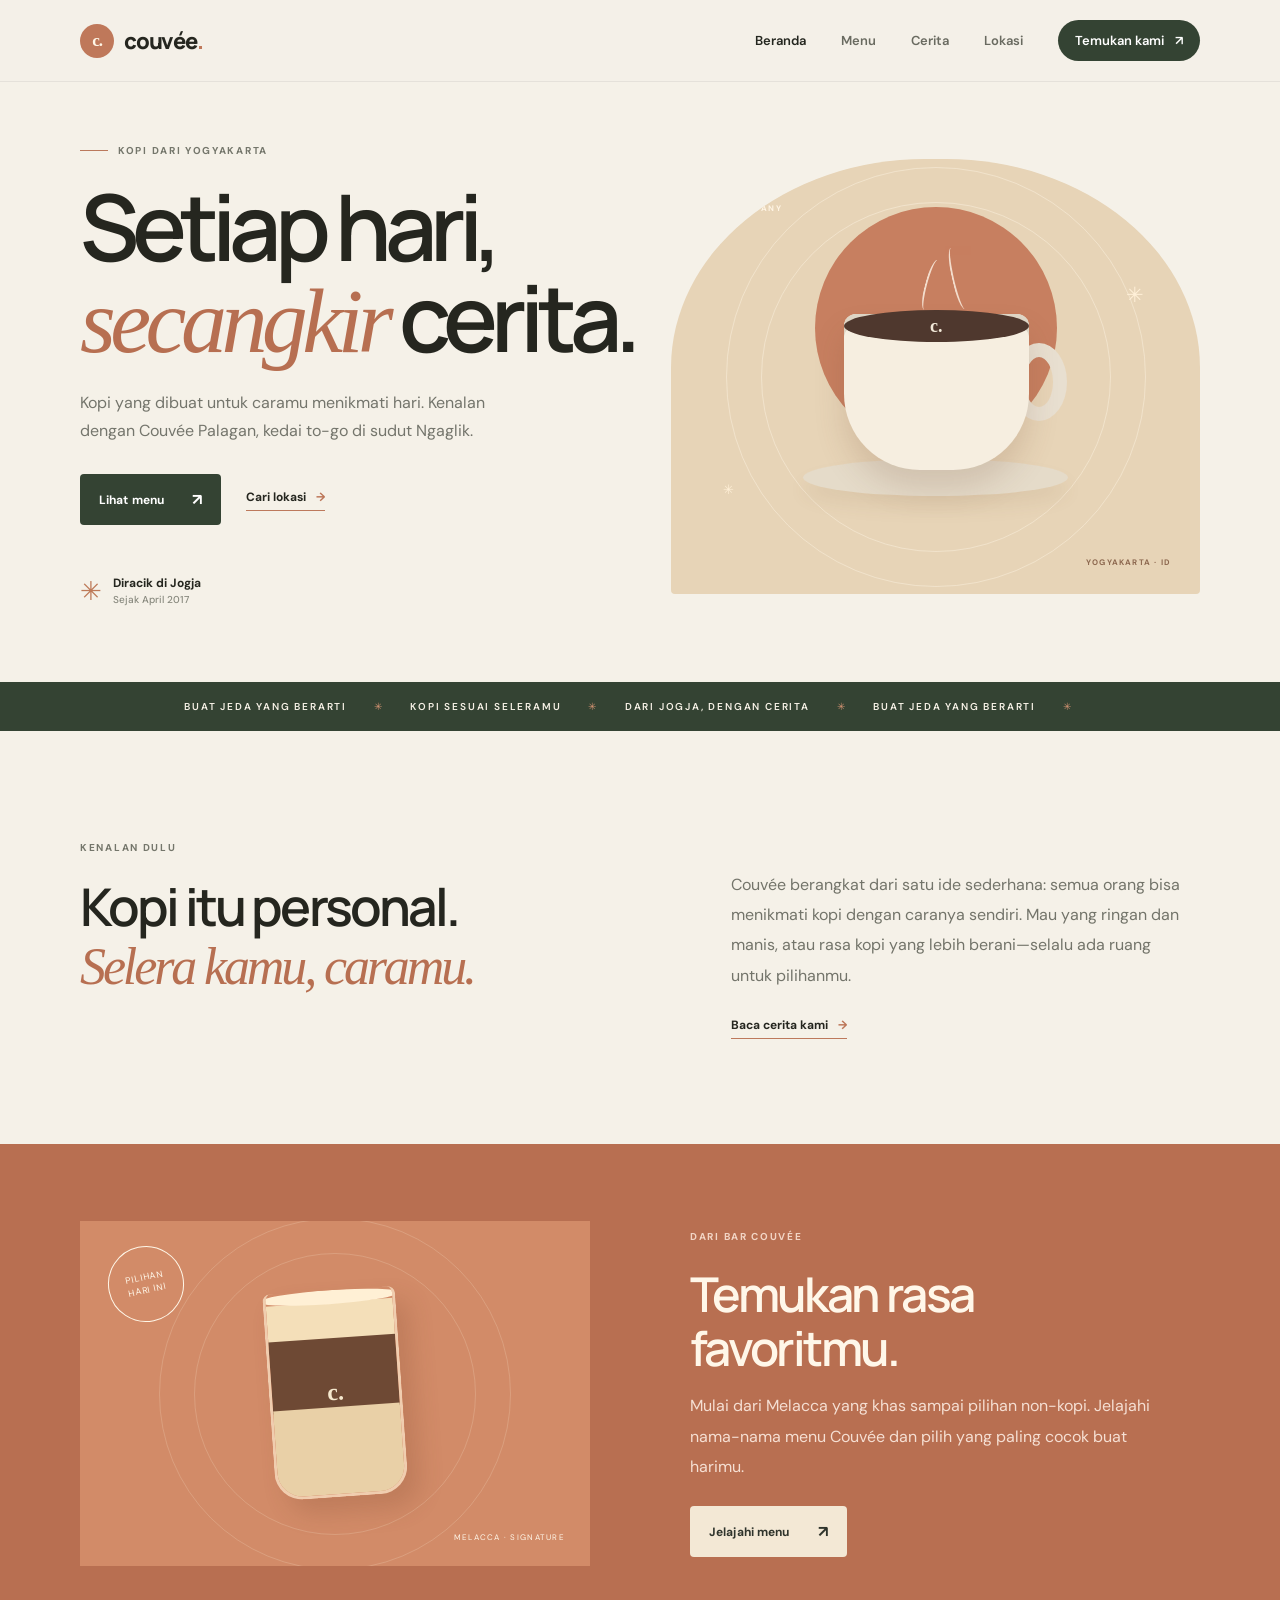
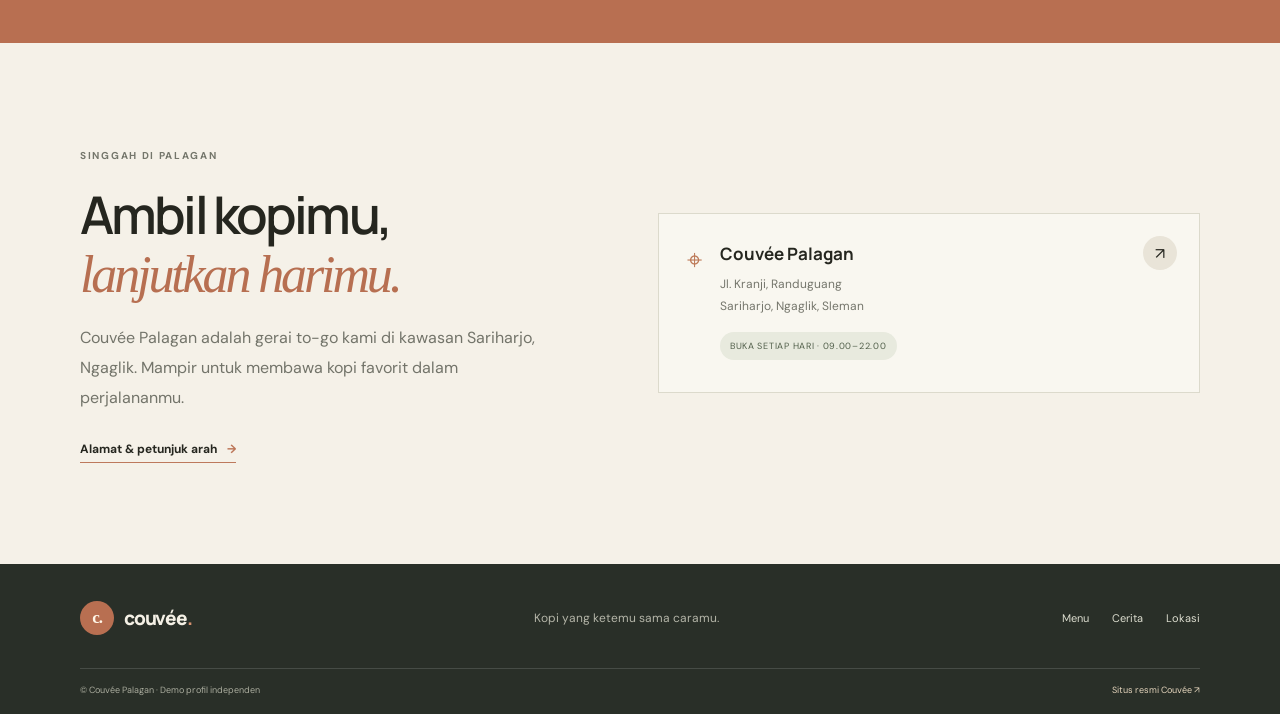
<file: index.html>
<!doctype html>
<html lang="id">
<head>
<meta charset="utf-8"><meta name="viewport" content="width=device-width,initial-scale=1"><meta name="theme-color" content="#f5f1e8">
<title>Couvée Palagan — kopi untuk ritmemu</title><meta name="description" content="Kenali Couvée Palagan, coffee to-go di Ngaglik, Sleman. Lihat menu pilihan, cerita, alamat, dan petunjuk arah.">
<link rel="preconnect" href="https://fonts.googleapis.com"><link rel="preconnect" href="https://fonts.gstatic.com" crossorigin><link href="https://fonts.googleapis.com/css2?family=DM+Sans:wght@400;500;600;700&family=Manrope:wght@400;500;600;700;800&display=swap" rel="stylesheet"><link rel="stylesheet" href="style.css"><script src="script.js" defer></script>
</head><body>
<header class="site-header"><a class="brand" href="index.html" aria-label="Couvée beranda"><span class="brand-mark">c.</span><span>couvée<span class="brand-dot">.</span></span></a><button class="nav-toggle" aria-label="Buka menu" aria-expanded="false">☰</button><nav class="nav"><a class="active" href="index.html">Beranda</a><a href="menu.html">Menu</a><a href="cerita.html">Cerita</a><a href="lokasi.html">Lokasi</a><a class="nav-cta" href="lokasi.html">Temukan kami <span>↗</span></a></nav></header>
<main><section class="hero wrap"><div class="hero-copy"><p class="eyebrow"><span class="eyebrow-line"></span> KOPI DARI YOGYAKARTA</p><h1>Setiap hari,<br><em>secangkir</em> cerita.</h1><p class="lead">Kopi yang dibuat untuk caramu menikmati hari. Kenalan dengan Couvée Palagan, kedai to-go di sudut Ngaglik.</p><div class="hero-actions"><a class="button button-dark" href="menu.html">Lihat menu <span>↗</span></a><a class="text-link" href="lokasi.html">Cari lokasi <span>→</span></a></div><div class="hero-note"><span class="note-icon">✳</span><span>Diracik di Jogja<br><small>Sejak April 2017</small></span></div></div><div class="hero-art" aria-label="Ilustrasi secangkir kopi" role="img"><div class="art-sun"></div><div class="art-orbit orbit-one"></div><div class="art-orbit orbit-two"></div><div class="steam steam-one"></div><div class="steam steam-two"></div><div class="cup"><div class="cup-foam"><span>c.</span></div></div><div class="cup-handle"></div><div class="saucer"></div><span class="art-label label-top">GOOD COFFEE<br>GOOD COMPANY</span><span class="art-label label-bottom">YOGYAKARTA · ID</span><span class="art-spark spark-one">✳</span><span class="art-spark spark-two">✳</span></div></section>
<section class="ticker"><div>BUAT JEDA YANG BERARTI <span>✳</span> KOPI SESUAI SELERAMU <span>✳</span> DARI JOGJA, DENGAN CERITA <span>✳</span> BUAT JEDA YANG BERARTI <span>✳</span></div></section>
<section class="intro-section wrap"><div><p class="eyebrow">KENALAN DULU</p><h2>Kopi itu personal.<br><em>Selera kamu, caramu.</em></h2></div><div class="intro-text"><p>Couvée berangkat dari satu ide sederhana: semua orang bisa menikmati kopi dengan caranya sendiri. Mau yang ringan dan manis, atau rasa kopi yang lebih berani—selalu ada ruang untuk pilihanmu.</p><a class="text-link" href="cerita.html">Baca cerita kami <span>→</span></a></div></section>
<section class="menu-feature"><div class="wrap feature-grid"><div class="feature-visual"><div class="feature-stamp">PILIHAN<br>HARI INI</div><div class="glass"><div class="drink-layer layer-cream"></div><div class="drink-layer layer-coffee"></div><div class="drink-layer layer-milk"></div><div class="glass-logo">c.</div></div><span class="visual-caption">MELACCA · SIGNATURE</span></div><div class="feature-copy"><p class="eyebrow">DARI BAR COUVÉE</p><h2>Temukan rasa<br>favoritmu.</h2><p>Mulai dari Melacca yang khas sampai pilihan non-kopi. Jelajahi nama-nama menu Couvée dan pilih yang paling cocok buat harimu.</p><a class="button button-light" href="menu.html">Jelajahi menu <span>↗</span></a></div></div></section>
<section class="visit wrap"><div class="visit-copy"><p class="eyebrow">SINGGAH DI PALAGAN</p><h2>Ambil kopimu,<br><em>lanjutkan harimu.</em></h2><p>Couvée Palagan adalah gerai to-go kami di kawasan Sariharjo, Ngaglik. Mampir untuk membawa kopi favorit dalam perjalananmu.</p><a class="text-link" href="lokasi.html">Alamat & petunjuk arah <span>→</span></a></div><div class="visit-card"><span class="location-pin">⌖</span><div><strong>Couvée Palagan</strong><p>Jl. Kranji, Randuguang<br>Sariharjo, Ngaglik, Sleman</p><span class="hours-tag">BUKA SETIAP HARI · 09.00–22.00</span></div><a class="round-arrow" href="lokasi.html" aria-label="Lihat lokasi">↗</a></div></section></main>
<footer class="site-footer"><div class="wrap footer-top"><a class="brand brand-footer" href="index.html"><span class="brand-mark">c.</span><span>couvée<span class="brand-dot">.</span></span></a><p>Kopi yang ketemu sama caramu.</p><nav><a href="menu.html">Menu</a><a href="cerita.html">Cerita</a><a href="lokasi.html">Lokasi</a></nav></div><div class="wrap footer-bottom"><span>© Couvée Palagan · Demo profil independen</span><a href="https://www.couvee.co.id/" target="_blank" rel="noreferrer">Situs resmi Couvée ↗</a></div></footer>
</body></html>
</file>
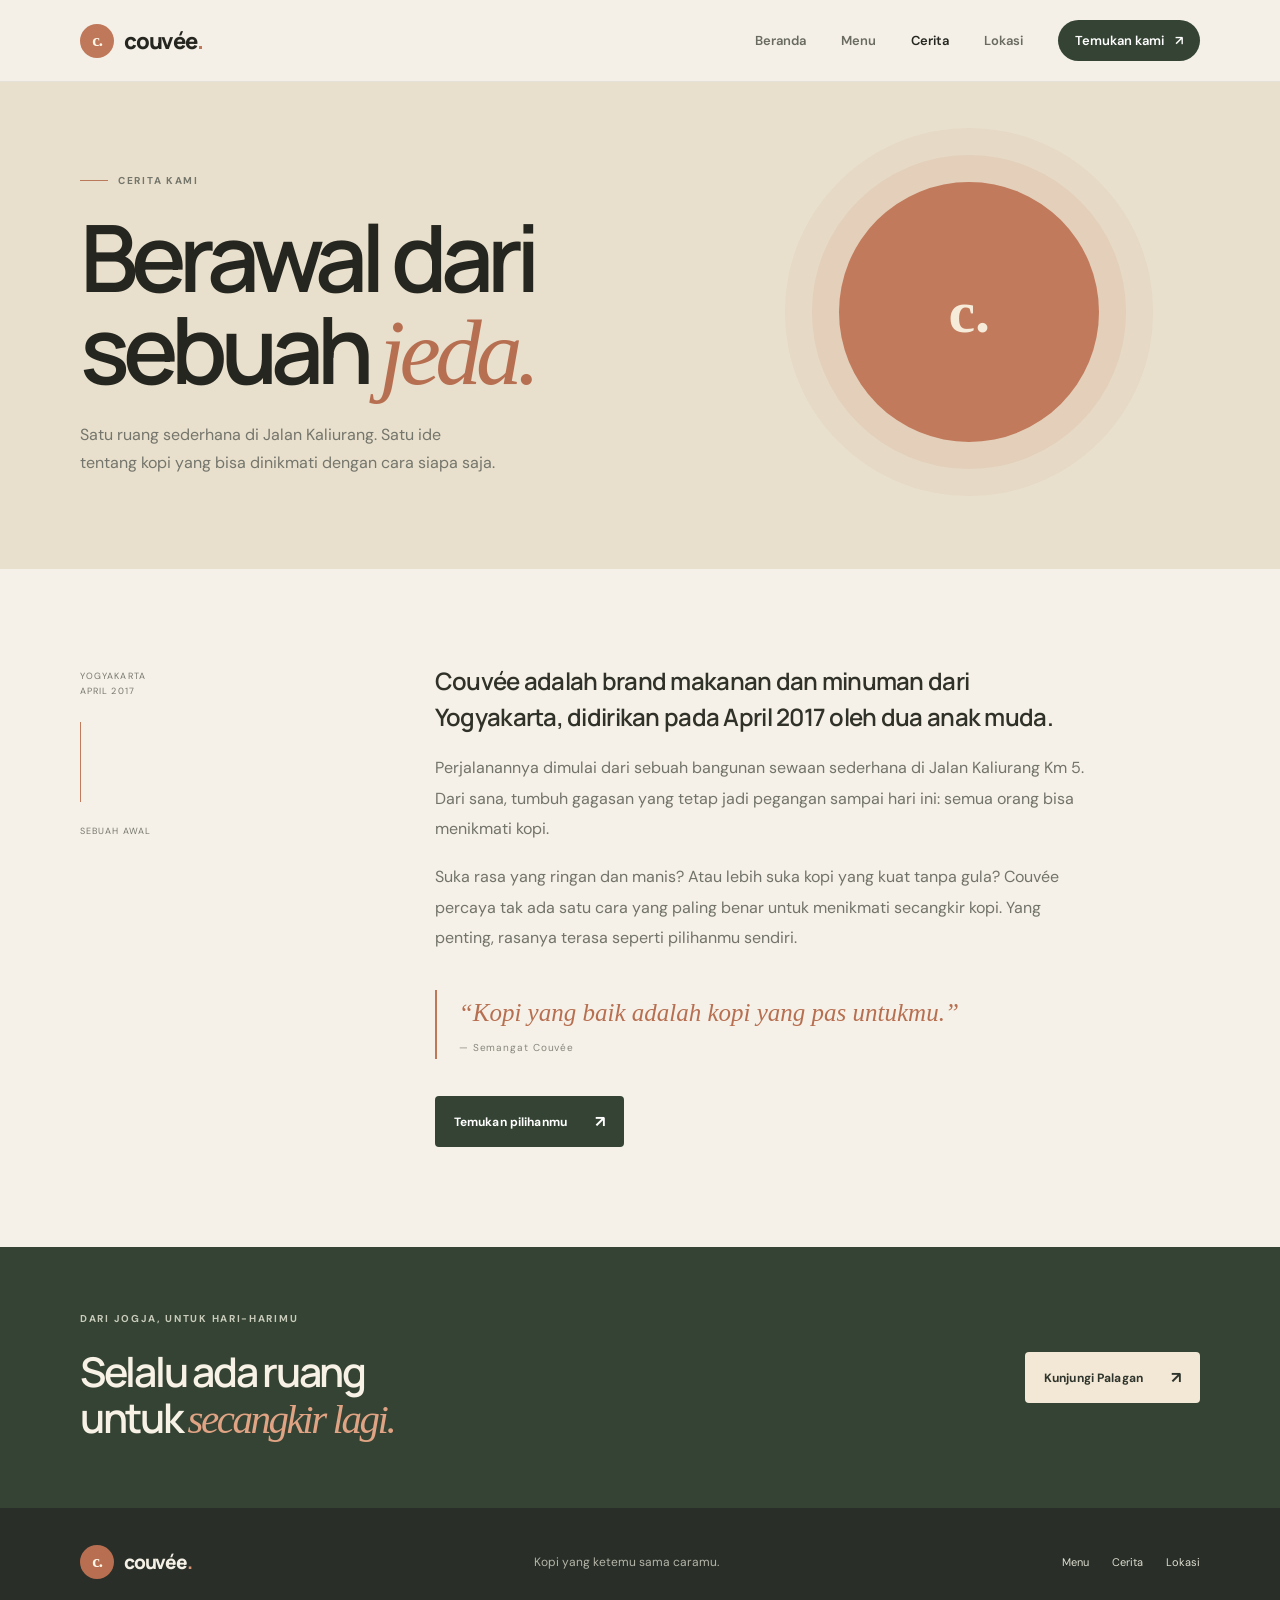
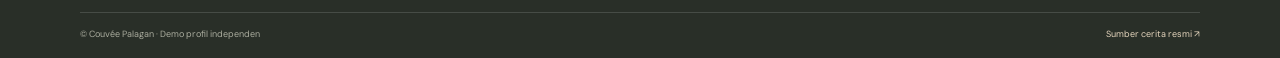
<file: cerita.html>
<!doctype html><html lang="id"><head><meta charset="utf-8"><meta name="viewport" content="width=device-width,initial-scale=1"><meta name="theme-color" content="#f5f1e8"><title>Cerita — Couvée Palagan</title><meta name="description" content="Cerita Couvée, brand minuman asal Yogyakarta yang percaya semua orang punya cara menikmati kopi."><link rel="preconnect" href="https://fonts.googleapis.com"><link href="https://fonts.googleapis.com/css2?family=DM+Sans:wght@400;500;600;700&family=Manrope:wght@400;500;600;700;800&display=swap" rel="stylesheet"><link rel="stylesheet" href="style.css"><script src="script.js" defer></script></head><body>
<header class="site-header"><a class="brand" href="index.html"><span class="brand-mark">c.</span><span>couvée<span class="brand-dot">.</span></span></a><button class="nav-toggle" aria-label="Buka menu" aria-expanded="false">☰</button><nav class="nav"><a href="index.html">Beranda</a><a href="menu.html">Menu</a><a class="active" href="cerita.html">Cerita</a><a href="lokasi.html">Lokasi</a><a class="nav-cta" href="lokasi.html">Temukan kami <span>↗</span></a></nav></header>
<main><section class="story-hero"><div class="wrap story-hero-inner"><p class="eyebrow"><span class="eyebrow-line"></span> CERITA KAMI</p><h1>Berawal dari<br>sebuah <em>jeda.</em></h1><p class="lead">Satu ruang sederhana di Jalan Kaliurang. Satu ide tentang kopi yang bisa dinikmati dengan cara siapa saja.</p><div class="story-sun">c.</div></div></section><section class="story-body wrap"><aside class="story-aside"><span>YOGYAKARTA<br>APRIL 2017</span><div class="vertical-line"></div><span>SEBUAH AWAL</span></aside><article class="story-copy"><p class="story-lead">Couvée adalah brand makanan dan minuman dari Yogyakarta, didirikan pada April 2017 oleh dua anak muda.</p><p>Perjalanannya dimulai dari sebuah bangunan sewaan sederhana di Jalan Kaliurang Km 5. Dari sana, tumbuh gagasan yang tetap jadi pegangan sampai hari ini: semua orang bisa menikmati kopi.</p><p>Suka rasa yang ringan dan manis? Atau lebih suka kopi yang kuat tanpa gula? Couvée percaya tak ada satu cara yang paling benar untuk menikmati secangkir kopi. Yang penting, rasanya terasa seperti pilihanmu sendiri.</p><blockquote>“Kopi yang baik adalah kopi yang pas untukmu.”<span>— Semangat Couvée</span></blockquote><a class="button button-dark" href="menu.html">Temukan pilihanmu <span>↗</span></a></article></section><section class="story-bottom"><div class="wrap story-bottom-inner"><div><p class="eyebrow">DARI JOGJA, UNTUK HARI-HARIMU</p><h2>Selalu ada ruang<br>untuk <em>secangkir lagi.</em></h2></div><a class="button button-light" href="lokasi.html">Kunjungi Palagan <span>↗</span></a></div></section></main>
<footer class="site-footer"><div class="wrap footer-top"><a class="brand brand-footer" href="index.html"><span class="brand-mark">c.</span><span>couvée<span class="brand-dot">.</span></span></a><p>Kopi yang ketemu sama caramu.</p><nav><a href="menu.html">Menu</a><a href="cerita.html">Cerita</a><a href="lokasi.html">Lokasi</a></nav></div><div class="wrap footer-bottom"><span>© Couvée Palagan · Demo profil independen</span><a href="https://www.couvee.co.id/story/" target="_blank" rel="noreferrer">Sumber cerita resmi ↗</a></div></footer></body></html>
</file>
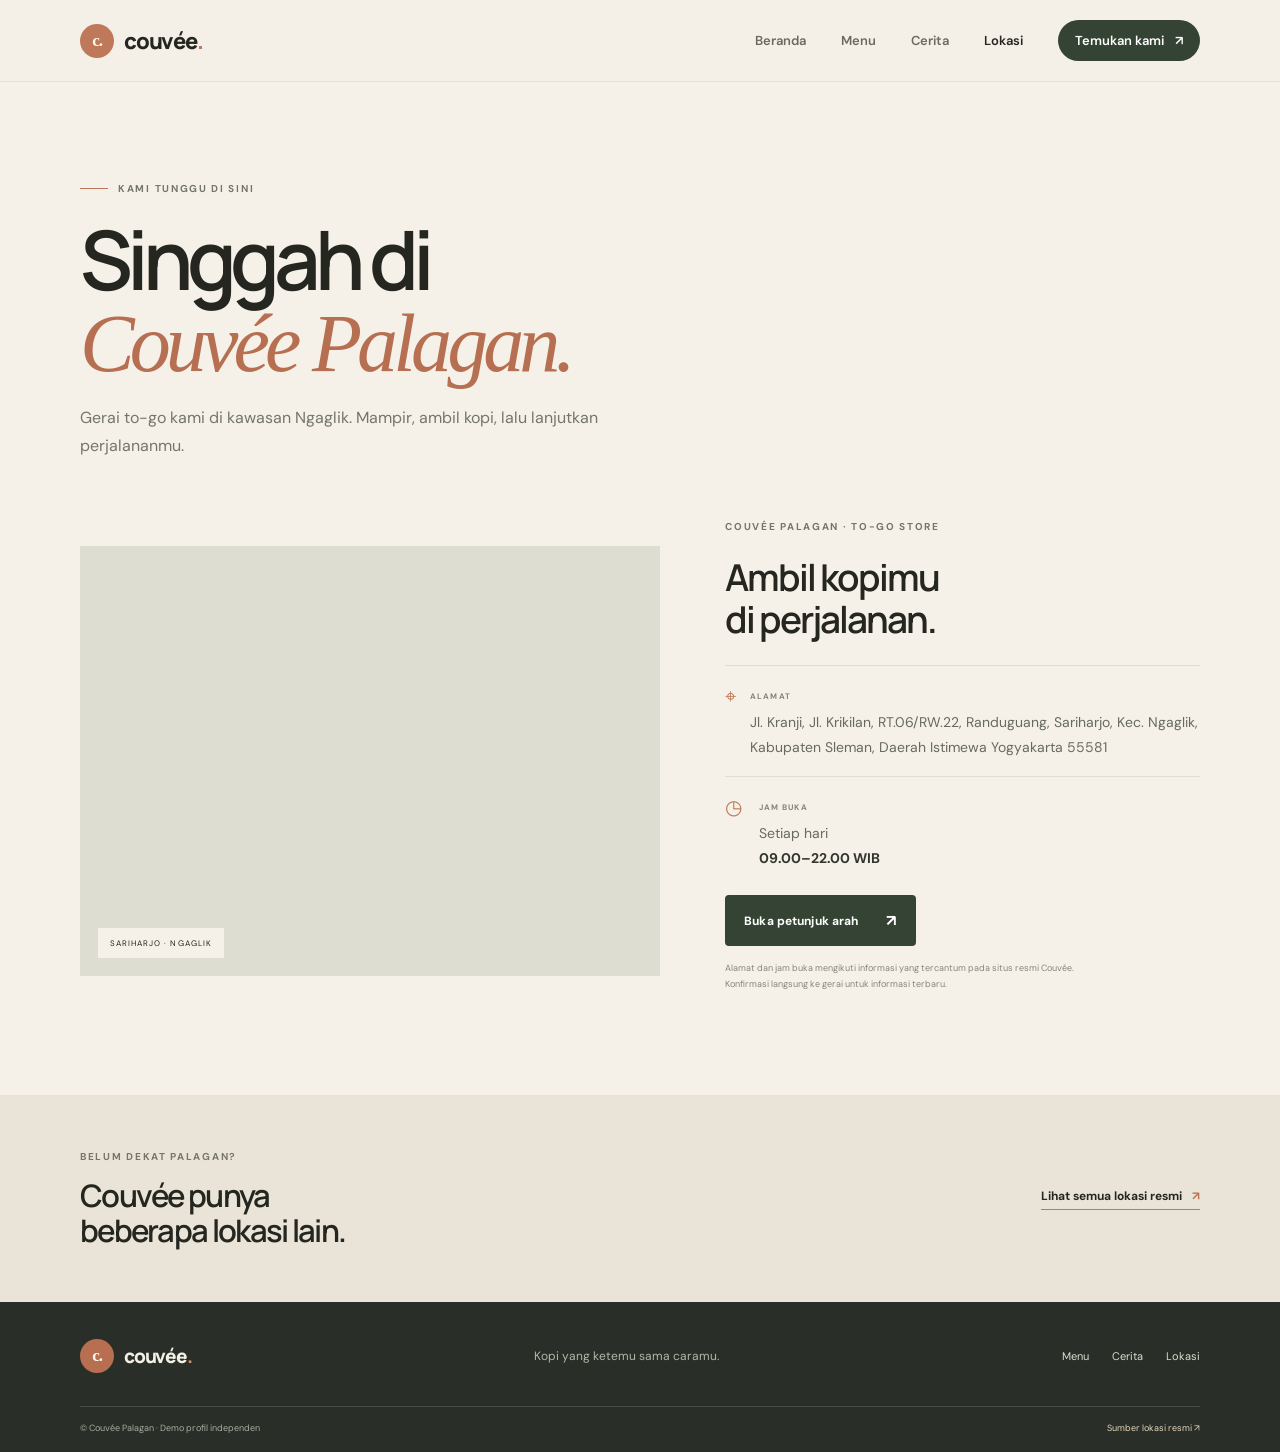
<file: lokasi.html>
<!doctype html><html lang="id"><head><meta charset="utf-8"><meta name="viewport" content="width=device-width,initial-scale=1"><meta name="theme-color" content="#f5f1e8"><title>Lokasi — Couvée Palagan</title><meta name="description" content="Temukan Couvée Palagan, gerai to-go di Jl. Kranji, Sariharjo, Ngaglik, Sleman. Buka 09.00 sampai 22.00."><link rel="preconnect" href="https://fonts.googleapis.com"><link href="https://fonts.googleapis.com/css2?family=DM+Sans:wght@400;500;600;700&family=Manrope:wght@400;500;600;700;800&display=swap" rel="stylesheet"><link rel="stylesheet" href="style.css"><script src="script.js" defer></script></head><body>
<header class="site-header"><a class="brand" href="index.html"><span class="brand-mark">c.</span><span>couvée<span class="brand-dot">.</span></span></a><button class="nav-toggle" aria-label="Buka menu" aria-expanded="false">☰</button><nav class="nav"><a href="index.html">Beranda</a><a href="menu.html">Menu</a><a href="cerita.html">Cerita</a><a class="active" href="lokasi.html">Lokasi</a><a class="nav-cta" href="lokasi.html">Temukan kami <span>↗</span></a></nav></header>
<main><section class="page-hero wrap"><p class="eyebrow"><span class="eyebrow-line"></span> KAMI TUNGGU DI SINI</p><h1>Singgah di<br><em>Couvée Palagan.</em></h1><p class="lead">Gerai to-go kami di kawasan Ngaglik. Mampir, ambil kopi, lalu lanjutkan perjalananmu.</p></section><section class="location-layout wrap"><div class="map-frame"><iframe title="Peta menuju Couvée Palagan" src="https://maps.google.com/maps?q=Couvee%20Palagan%20Kranji%20Ngaglik%20Sleman&t=&z=15&ie=UTF8&iwloc=&output=embed" loading="lazy" referrerpolicy="no-referrer-when-downgrade"></iframe><span class="map-tag">SARIHARJO · NGAGLIK</span></div><div class="location-info"><p class="eyebrow">COUVÉE PALAGAN · TO-GO STORE</p><h2>Ambil kopimu<br>di perjalanan.</h2><div class="info-item"><span class="info-icon">⌖</span><div><small>ALAMAT</small><p>Jl. Kranji, Jl. Krikilan, RT.06/RW.22, Randuguang, Sariharjo, Kec. Ngaglik, Kabupaten Sleman, Daerah Istimewa Yogyakarta 55581</p></div></div><div class="info-item"><span class="info-icon">◷</span><div><small>JAM BUKA</small><p>Setiap hari<br><strong>09.00–22.00 WIB</strong></p></div></div><a class="button button-dark directions" href="https://www.google.com/maps/search/?api=1&query=Couvee+Palagan+Jl+Kranji+Sariharjo+Ngaglik+Sleman" target="_blank" rel="noreferrer">Buka petunjuk arah <span>↗</span></a><p class="small-note">Alamat dan jam buka mengikuti informasi yang tercantum pada situs resmi Couvée. Konfirmasi langsung ke gerai untuk informasi terbaru.</p></div></section><section class="other-locations"><div class="wrap other-inner"><div><p class="eyebrow">BELUM DEKAT PALAGAN?</p><h2>Couvée punya<br>beberapa lokasi lain.</h2></div><a class="text-link" href="https://www.couvee.co.id/locations/" target="_blank" rel="noreferrer">Lihat semua lokasi resmi <span>↗</span></a></div></section></main>
<footer class="site-footer"><div class="wrap footer-top"><a class="brand brand-footer" href="index.html"><span class="brand-mark">c.</span><span>couvée<span class="brand-dot">.</span></span></a><p>Kopi yang ketemu sama caramu.</p><nav><a href="menu.html">Menu</a><a href="cerita.html">Cerita</a><a href="lokasi.html">Lokasi</a></nav></div><div class="wrap footer-bottom"><span>© Couvée Palagan · Demo profil independen</span><a href="https://www.couvee.co.id/locations/" target="_blank" rel="noreferrer">Sumber lokasi resmi ↗</a></div></footer></body></html>
</file>
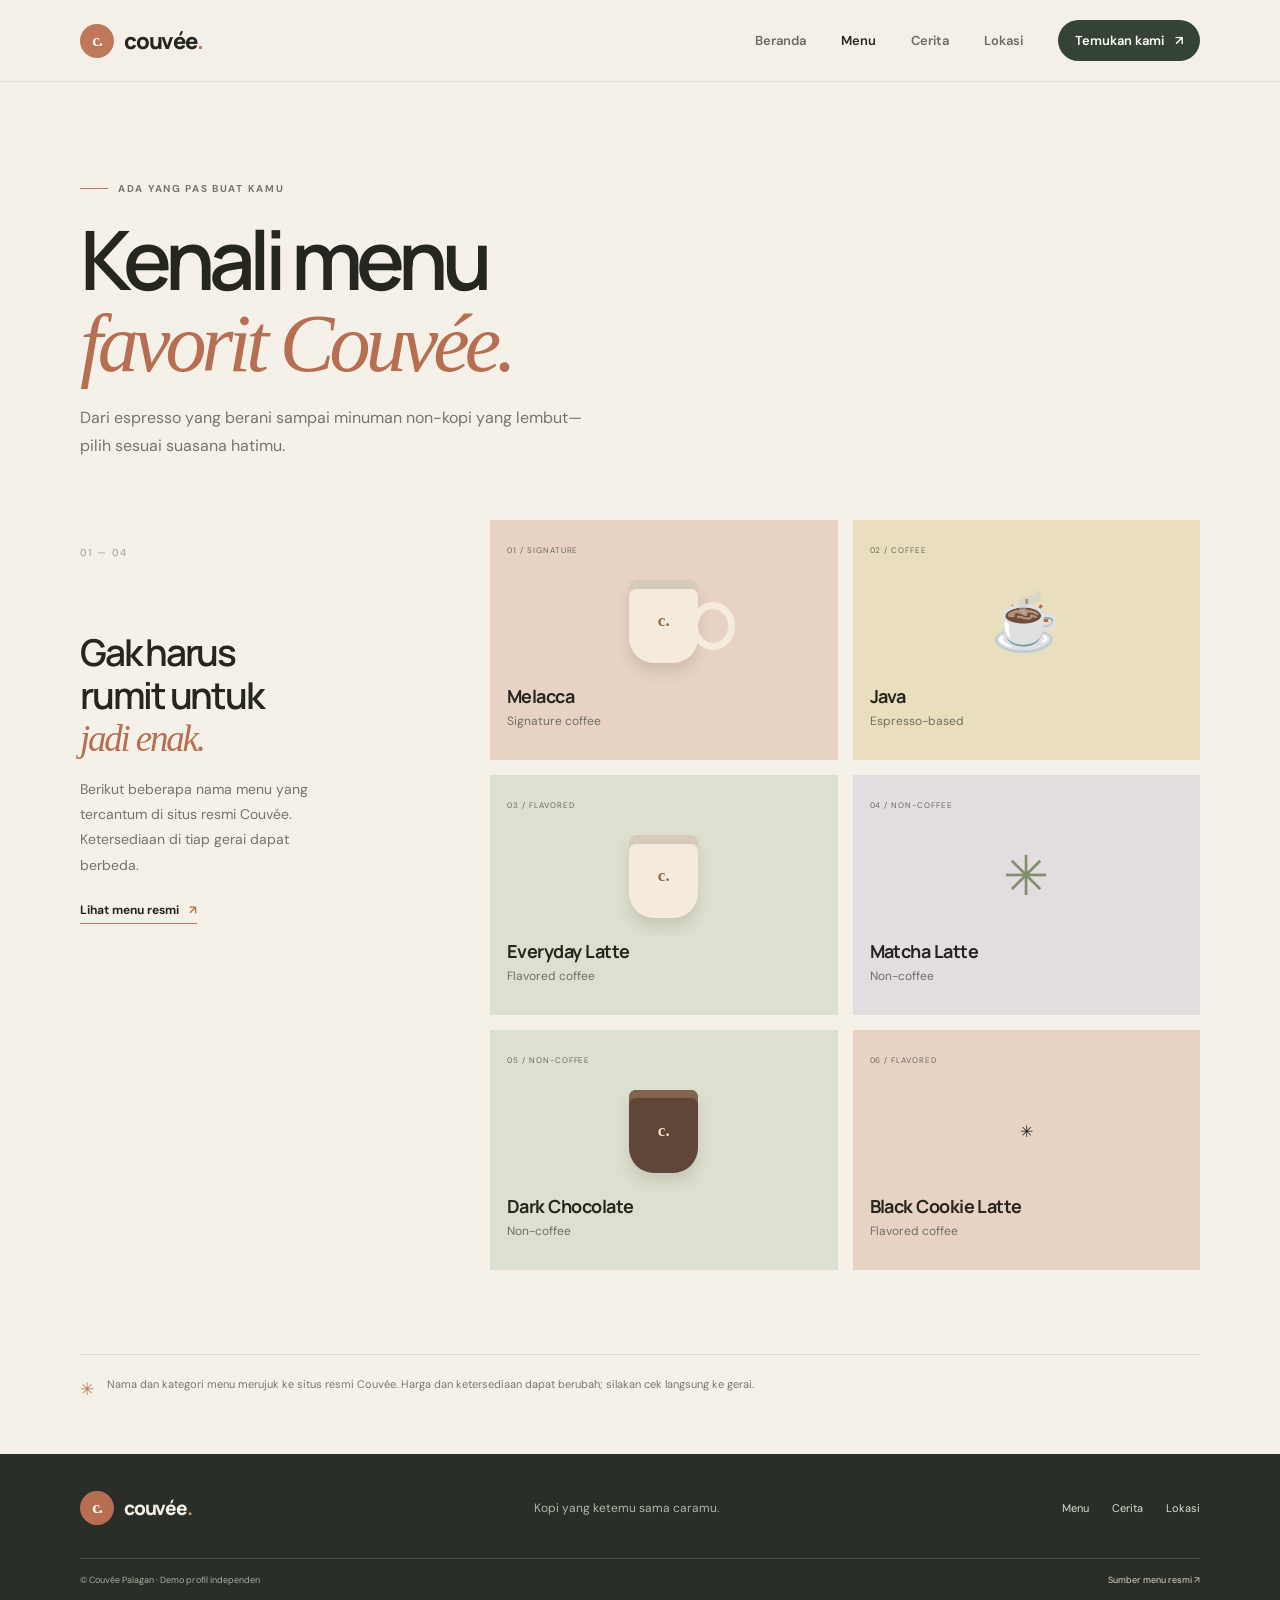
<file: menu.html>
<!doctype html><html lang="id"><head><meta charset="utf-8"><meta name="viewport" content="width=device-width,initial-scale=1"><meta name="theme-color" content="#f5f1e8"><title>Menu — Couvée Palagan</title><meta name="description" content="Jelajahi pilihan menu Couvée: kopi, signature, flavored coffee, dan non-kopi."><link rel="preconnect" href="https://fonts.googleapis.com"><link href="https://fonts.googleapis.com/css2?family=DM+Sans:wght@400;500;600;700&family=Manrope:wght@400;500;600;700;800&display=swap" rel="stylesheet"><link rel="stylesheet" href="style.css"><script src="script.js" defer></script></head><body>
<header class="site-header"><a class="brand" href="index.html"><span class="brand-mark">c.</span><span>couvée<span class="brand-dot">.</span></span></a><button class="nav-toggle" aria-label="Buka menu" aria-expanded="false">☰</button><nav class="nav"><a href="index.html">Beranda</a><a class="active" href="menu.html">Menu</a><a href="cerita.html">Cerita</a><a href="lokasi.html">Lokasi</a><a class="nav-cta" href="lokasi.html">Temukan kami <span>↗</span></a></nav></header>
<main><section class="page-hero wrap"><p class="eyebrow"><span class="eyebrow-line"></span> ADA YANG PAS BUAT KAMU</p><h1>Kenali menu<br><em>favorit Couvée.</em></h1><p class="lead">Dari espresso yang berani sampai minuman non-kopi yang lembut—pilih sesuai suasana hatimu.</p></section><section class="menu-page wrap"><div class="menu-aside"><span class="menu-aside-number">01 — 04</span><h2>Gak harus<br>rumit untuk<br><em>jadi enak.</em></h2><p>Berikut beberapa nama menu yang tercantum di situs resmi Couvée. Ketersediaan di tiap gerai dapat berbeda.</p><a class="text-link" href="https://www.couvee.co.id/menu/" target="_blank" rel="noreferrer">Lihat menu resmi <span>↗</span></a></div><div class="menu-grid"><article class="menu-card menu-card-rose"><span class="menu-index">01 / SIGNATURE</span><div class="menu-illustration cup-illustration"><span>c.</span></div><h3>Melacca</h3><p>Signature coffee</p></article><article class="menu-card menu-card-gold"><span class="menu-index">02 / COFFEE</span><div class="menu-illustration bean-illustration">✳</div><h3>Java</h3><p>Espresso-based</p></article><article class="menu-card menu-card-sage"><span class="menu-index">03 / FLAVORED</span><div class="menu-illustration latte-illustration"><span>c.</span></div><h3>Everyday Latte</h3><p>Flavored coffee</p></article><article class="menu-card menu-card-lilac"><span class="menu-index">04 / NON-COFFEE</span><div class="menu-illustration matcha-illustration"><span>✳</span></div><h3>Matcha Latte</h3><p>Non-coffee</p></article><article class="menu-card menu-card-sage"><span class="menu-index">05 / NON-COFFEE</span><div class="menu-illustration chocolate-illustration"><span>c.</span></div><h3>Dark Chocolate</h3><p>Non-coffee</p></article><article class="menu-card menu-card-rose"><span class="menu-index">06 / FLAVORED</span><div class="menu-illustration cookie-illustration">✳</div><h3>Black Cookie Latte</h3><p>Flavored coffee</p></article></div></section><section class="menu-note wrap"><span>✳</span><p>Nama dan kategori menu merujuk ke situs resmi Couvée. Harga dan ketersediaan dapat berubah; silakan cek langsung ke gerai.</p></section></main>
<footer class="site-footer"><div class="wrap footer-top"><a class="brand brand-footer" href="index.html"><span class="brand-mark">c.</span><span>couvée<span class="brand-dot">.</span></span></a><p>Kopi yang ketemu sama caramu.</p><nav><a href="menu.html">Menu</a><a href="cerita.html">Cerita</a><a href="lokasi.html">Lokasi</a></nav></div><div class="wrap footer-bottom"><span>© Couvée Palagan · Demo profil independen</span><a href="https://www.couvee.co.id/menu/" target="_blank" rel="noreferrer">Sumber menu resmi ↗</a></div></footer></body></html>
</file>
<file: style.css>
@import url('https://fonts.googleapis.com/css2?family=DM+Sans:wght@400;500;600;700&family=Manrope:wght@400;500;600;700;800&display=swap');
:root{--paper:#f5f1e8;--ink:#25261f;--muted:#73746a;--green:#344333;--line:#deded2;--serif:Georgia,serif;font-family:'DM Sans',sans-serif;color:var(--ink);background:var(--paper);font-synthesis:none}*{box-sizing:border-box}body{margin:0}a{color:inherit;text-decoration:none}.wrap{width:min(1120px,calc(100% - 48px));margin-inline:auto}.site-header{height:82px;padding:0 max(24px,calc((100vw - 1120px)/2));display:flex;align-items:center;justify-content:space-between;border-bottom:1px solid #25261f12;background:#f5f1e8eF;position:relative;z-index:5}.brand{display:flex;align-items:center;gap:10px;font:800 22px Manrope,sans-serif;letter-spacing:-1.2px}.brand-mark{height:34px;width:34px;border-radius:50%;background:#bf785a;color:#fff7e8;display:grid;place-items:center;font:700 17px Georgia,serif}.brand-dot{color:#bf785a}.nav{display:flex;align-items:center;gap:35px;font-size:13px;font-weight:600}.nav>a:not(.nav-cta){color:#696a60}.nav>a.active,.nav>a:hover{color:#24261f}.nav-cta{background:var(--green);color:white!important;border-radius:30px;padding:12px 17px}.nav-cta span{margin-left:8px}.nav-toggle{display:none}.hero{min-height:590px;display:grid;grid-template-columns:1fr .95fr;align-items:center;gap:35px;padding-block:62px 72px}.eyebrow{font-size:10px;letter-spacing:.17em;font-weight:700;color:#74766b;display:flex;align-items:center;gap:10px;margin:0 0 24px}.eyebrow-line{width:28px;height:1px;background:#bb795c}.hero h1,.page-hero h1,.story-hero h1{font:600 clamp(52px,7.3vw,92px)/.99 Manrope,sans-serif;letter-spacing:-.075em;margin:0 0 22px}.hero h1 em,.page-hero h1 em,.story-hero h1 em,h2 em{font-family:var(--serif);font-weight:400;letter-spacing:-.06em;color:#b76f51}.lead{font-size:16px;line-height:1.75;color:#74756c;max-width:455px;margin:0}.hero-actions{display:flex;align-items:center;gap:25px;margin-top:29px}.button{display:inline-flex;align-items:center;justify-content:center;gap:28px;padding:15px 19px;border-radius:4px;font-size:12px;font-weight:700;letter-spacing:.01em;transition:transform .2s,background .2s}.button:hover{transform:translateY(-2px)}.button-dark{background:var(--green);color:#fff}.button-dark:hover{background:#465b44}.button-light{background:#f3e8d5;color:#2f342c}.button span{font-size:16px}.text-link{font-size:12px;font-weight:700;border-bottom:1px solid #bd795c;padding-bottom:5px}.text-link span{color:#bc7557;margin-left:7px}.hero-note{display:flex;gap:11px;align-items:center;margin-top:48px;font-size:12px;font-weight:700;line-height:1.4}.hero-note small{font-size:10px;color:#88897e;font-weight:500}.note-icon{font-size:26px;color:#bd7957}.hero-art{height:435px;background:#e7d4b7;border-radius:48% 48% 4px 4px;position:relative;overflow:hidden;display:grid;place-items:center}.art-sun{position:absolute;width:242px;height:242px;border-radius:50%;background:#c77f60;top:48px;left:calc(50% - 121px)}.art-orbit{position:absolute;border:1px solid #fff8e867;border-radius:50%;width:350px;height:350px}.orbit-two{width:420px;height:420px}.cup{position:absolute;width:185px;height:156px;top:155px;left:calc(50% - 92px);background:#f6eee0;border-radius:12px 12px 76px 76px;box-shadow:inset 0 12px #ded5c5,0 19px 30px #6e49302b;z-index:2}.cup-foam{height:32px;margin:-4px 0 0;background:#4f382e;border-radius:50%;display:grid;place-items:center;color:#f2e9d9;font:600 18px Georgia,serif}.cup-handle{position:absolute;width:56px;height:78px;border:14px solid #e8dfd0;border-radius:50%;top:184px;left:calc(50% + 75px);z-index:1}.saucer{position:absolute;top:300px;width:265px;height:37px;border-radius:50%;background:#e5dbc9;box-shadow:0 12px 18px #80604318}.steam{position:absolute;z-index:3;width:12px;height:52px;border-left:2px solid #fff5e8;border-radius:50%;top:100px;left:48%;transform:rotate(15deg);opacity:.8}.steam-two{left:53%;top:88px;transform:rotate(-13deg);height:63px}.art-label{position:absolute;font-size:8px;letter-spacing:.15em;font-weight:700;color:#fff5e5;z-index:3;line-height:1.5}.label-top{top:31px;left:30px}.label-bottom{bottom:26px;right:29px;color:#8d684f}.art-spark{position:absolute;color:#fff0d8;font-size:21px;z-index:2}.spark-one{right:56px;top:122px}.spark-two{left:52px;bottom:96px;font-size:13px}.ticker{background:#344333;color:#f6f1e6;overflow:hidden;padding:18px 0;white-space:nowrap;font-size:10px;letter-spacing:.18em;font-weight:600}.ticker div{min-width:1200px;text-align:center}.ticker span{color:#d59473;margin:0 23px}.intro-section{display:grid;grid-template-columns:1fr .8fr;gap:65px;padding-block:110px}.intro-section h2,.visit h2,.feature-copy h2,.story-bottom h2,.other-locations h2{font:600 clamp(32px,4.5vw,52px)/1.12 Manrope,sans-serif;letter-spacing:-.055em;margin:0}.intro-text{padding-top:29px}.intro-text p,.visit-copy>p:not(.eyebrow),.feature-copy>p:not(.eyebrow){font-size:16px;line-height:1.9;color:var(--muted);max-width:460px;margin:0 0 22px}.menu-feature{background:#b86f51;color:#fff7e9;padding:77px 0}.feature-grid{display:grid;grid-template-columns:1fr 1fr;align-items:center;gap:100px}.feature-visual{height:345px;position:relative;background:#d28b68;display:grid;place-items:center;overflow:hidden}.feature-visual:before,.feature-visual:after{content:'';position:absolute;border:1px solid #fff9e22e;border-radius:50%;width:350px;height:350px}.feature-visual:after{width:280px;height:280px}.feature-stamp{position:absolute;top:25px;left:28px;border:1px solid #fff7e8;border-radius:50%;width:76px;height:76px;display:grid;place-items:center;text-align:center;font-size:9px;letter-spacing:.1em;line-height:1.4;z-index:2;transform:rotate(-12deg)}.glass{width:133px;height:207px;border:3px solid #fff0d5a8;border-top:0;border-radius:8px 8px 28px 28px;position:relative;z-index:2;overflow:hidden;transform:rotate(-4deg);box-shadow:12px 15px 25px #733f2933}.glass:before{content:'';position:absolute;top:0;left:-6px;right:-6px;height:14px;background:#fff0d5;border-radius:50%;z-index:2}.drink-layer{position:absolute;left:0;right:0}.layer-cream{top:12px;height:42px;background:#f4dfb9}.layer-coffee{top:48px;height:72px;background:#6e4934}.layer-milk{top:117px;bottom:0;background:#e9d0a7}.glass-logo{position:absolute;top:89px;left:0;right:0;text-align:center;color:#f6e9cf;font:700 24px Georgia,serif;z-index:3}.visual-caption{position:absolute;bottom:24px;right:25px;font-size:8px;letter-spacing:.16em}.feature-copy .eyebrow{color:#f2d5c5}.feature-copy h2{font-size:48px;margin-bottom:17px}.feature-copy h2 em{color:#f4d8c7}.feature-copy>p:not(.eyebrow){color:#f5dfd3;margin-bottom:24px}.visit{display:grid;grid-template-columns:.9fr 1fr;gap:90px;align-items:center;padding-block:106px}.visit-copy>p:not(.eyebrow){margin:18px 0 23px}.visit-card{border:1px solid #dcdacc;background:#f9f7f0;min-height:180px;padding:28px;display:flex;align-items:flex-start;gap:18px;position:relative}.location-pin{font-size:27px;color:#bd7957}.visit-card strong{font:700 17px Manrope,sans-serif}.visit-card p{font-size:12px;line-height:1.8;color:#75766c;margin:9px 0 15px}.hours-tag{font-size:9px;letter-spacing:.08em;background:#e8eade;padding:8px 10px;border-radius:20px;color:#52604b}.round-arrow{position:absolute;right:22px;top:22px;width:34px;height:34px;border-radius:50%;display:grid;place-items:center;background:#e9e4d8}.site-footer{background:#292f28;color:#f4f0e5;padding:34px 0 18px}.footer-top{display:flex;align-items:center;justify-content:space-between;padding-bottom:30px}.brand-footer{font-size:19px}.brand-footer .brand-mark{background:#b86f51}.brand-footer .brand-dot{color:#d59170}.footer-top>p{font-size:12px;color:#b4b5a8}.footer-top nav{display:flex;gap:23px;font-size:11px;color:#dcddcf}.footer-bottom{border-top:1px solid #ffffff23;padding-top:15px;display:flex;justify-content:space-between;font-size:9px;color:#aaac9e}.footer-bottom a{color:#e5d5bd}.page-hero{padding-block:100px 60px}.page-hero h1{font-size:clamp(53px,7vw,82px);margin-bottom:20px}.page-hero .lead{max-width:520px}.menu-page{display:grid;grid-template-columns:.75fr 1.5fr;gap:55px;padding-bottom:84px}.menu-aside{padding:20px 0}.menu-aside-number{font-size:10px;letter-spacing:.14em;color:#9b9b8c}.menu-aside h2{font:600 37px/1.15 Manrope,sans-serif;letter-spacing:-.06em;margin:70px 0 16px}.menu-aside h2 em{font-family:var(--serif);color:#b76f51;font-weight:400}.menu-aside p{color:var(--muted);font-size:14px;line-height:1.8;max-width:240px;margin-bottom:20px}.menu-grid{display:grid;grid-template-columns:repeat(2,1fr);gap:15px}.menu-card{min-height:240px;padding:17px;position:relative;overflow:hidden}.menu-card-rose{background:#e8d2c4}.menu-card-gold{background:#e9dfbe}.menu-card-sage{background:#dce0d0}.menu-card-lilac{background:#e3dce0}.menu-index{font-size:8px;letter-spacing:.12em;color:#686a5e;position:relative;z-index:2}.menu-card h3{position:relative;z-index:2;font:700 18px Manrope,sans-serif;letter-spacing:-.03em;margin:0}.menu-card p{position:relative;z-index:2;margin:5px 0 0;font-size:12px;color:#6e7066}.menu-illustration{height:126px;display:grid;place-items:center;position:relative}.cup-illustration:before,.latte-illustration:before,.chocolate-illustration:before{content:'';height:83px;width:69px;position:absolute;border-radius:7px 7px 25px 25px;background:#f4ebdc;box-shadow:inset 0 9px #d6cbbb,0 9px 13px #51422c25}.cup-illustration:after{content:'';height:34px;width:30px;position:absolute;left:calc(50% + 27px);top:44px;border:7px solid #f4ebdc;border-radius:50%;z-index:-0}.cup-illustration span,.latte-illustration span,.chocolate-illustration span{font:700 17px Georgia,serif;z-index:1;color:#93684a}.bean-illustration{font-size:59px;color:#ad6d4f}.bean-illustration:after{content:'☕';position:absolute;font-size:56px;color:#7a5742}.matcha-illustration span{font-size:55px;color:#82906a}.chocolate-illustration:before{background:#604638;box-shadow:inset 0 8px #82634e,0 9px 13px #51422c25}.chocolate-illustration span{color:#f0debd}.menu-note{display:flex;gap:13px;align-items:flex-start;border-top:1px solid var(--line);padding-block:20px 50px;color:#77786e;font-size:11px;line-height:1.7}.menu-note span{color:#bd7957;font-size:17px}.menu-note p{margin:0}.story-hero{background:#e8dfcc;overflow:hidden}.story-hero-inner{min-height:440px;padding-block:92px;position:relative}.story-hero h1{font-size:clamp(55px,8vw,93px)}.story-hero .lead{max-width:420px}.story-sun{position:absolute;width:260px;height:260px;border-radius:50%;background:#c17a5b;right:9%;top:100px;display:grid;place-items:center;color:#f6ead9;font:600 60px Georgia,serif;box-shadow:0 0 0 27px #c17a5b1a,0 0 0 54px #c17a5b10}.story-body{display:grid;grid-template-columns:.45fr 1.3fr;gap:90px;padding-block:100px}.story-aside{font-size:9px;letter-spacing:.12em;line-height:1.7;color:#77786d}.vertical-line{height:80px;width:1px;background:#c17a5b;margin:22px 0}.story-copy{max-width:650px}.story-copy p{font-size:16px;line-height:1.9;color:#72736a;margin:0 0 18px}.story-copy .story-lead{font:600 24px/1.5 Manrope,sans-serif;letter-spacing:-.03em;color:#303128;margin-top:-6px}.story-copy blockquote{font:italic 25px/1.4 Georgia,serif;color:#b76f51;margin:37px 0;padding:5px 0 5px 22px;border-left:2px solid #bd7957}.story-copy blockquote span{display:block;font:10px 'DM Sans',sans-serif;letter-spacing:.09em;color:#86877c;margin-top:11px;font-style:normal}.story-bottom{background:#344333;color:#f7f1e6;padding:65px 0}.story-bottom-inner{display:flex;align-items:center;justify-content:space-between}.story-bottom .eyebrow{color:#c9cbbb}.story-bottom h2{font-size:41px}.story-bottom h2 em{color:#e0a384}.other-locations{background:#e9e4d7;padding:55px 0}.other-inner{display:flex;align-items:center;justify-content:space-between}.other-locations .eyebrow{margin-bottom:15px}.other-locations h2{font-size:31px}.location-layout{display:grid;grid-template-columns:1.1fr .9fr;gap:65px;align-items:center;padding-bottom:94px}.map-frame{height:430px;position:relative;background:#deddd1;overflow:hidden}.map-frame iframe{width:100%;height:100%;border:0;filter:saturate(.7)}.map-tag{position:absolute;left:18px;bottom:18px;background:#f5f1e8;padding:10px 12px;font-size:8px;letter-spacing:.13em}.location-info h2{font:600 37px/1.12 Manrope,sans-serif;letter-spacing:-.055em;margin:0 0 25px}.info-item{display:flex;gap:14px;border-top:1px solid var(--line);padding:17px 0}.info-icon{font-size:20px;color:#bd7957;width:20px}.info-item small{font-size:8px;letter-spacing:.13em;font-weight:700;color:#838478}.info-item p{font-size:14px;line-height:1.75;color:#686a60;margin:6px 0 0}.info-item strong{font-weight:700;color:#33352c}.directions{margin-top:8px}.small-note{font-size:9px;line-height:1.7;color:#85867b;max-width:350px;margin-top:15px}
@media(max-width:760px){.site-header{height:70px}.nav-toggle{display:block;border:0;background:transparent;font-size:21px;color:var(--ink);cursor:pointer}.nav{display:none;position:absolute;left:0;right:0;top:70px;padding:18px 24px 24px;background:var(--paper);border-bottom:1px solid var(--line);flex-direction:column;align-items:stretch;gap:0}.nav.open{display:flex}.nav>a{padding:13px 0}.nav .nav-cta{text-align:center;margin-top:8px}.hero{grid-template-columns:1fr;padding-block:55px;gap:38px}.hero h1{font-size:62px}.hero-art{height:365px}.intro-section,.feature-grid,.visit,.menu-page,.story-body,.location-layout{grid-template-columns:1fr;gap:35px}.intro-section{padding-block:72px}.intro-text{padding:0}.feature-grid{gap:35px}.feature-visual{height:295px}.feature-copy h2{font-size:42px}.menu-feature{padding:50px 0}.visit{padding-block:70px}.footer-top{flex-wrap:wrap;gap:20px}.footer-top>p{order:3;width:100%;margin:0}.footer-top nav{gap:14px}.footer-bottom{gap:10px;line-height:1.6}.page-hero{padding-block:65px 35px}.page-hero h1{font-size:59px}.menu-page{padding-bottom:45px;gap:20px}.menu-aside h2{margin:20px 0 13px}.menu-aside p{max-width:500px}.menu-card{min-height:220px}.story-hero-inner{min-height:470px;padding-block:72px}.story-sun{width:160px;height:160px;right:10px;top:265px;font-size:42px;box-shadow:0 0 0 15px #c17a5b1a,0 0 0 30px #c17a5b10}.story-body{padding-block:65px;gap:30px}.story-aside{display:flex;align-items:center;gap:15px}.vertical-line{width:55px;height:1px;margin:0}.story-copy .story-lead{font-size:21px}.story-bottom-inner,.other-inner{align-items:flex-start;flex-direction:column;gap:27px}.story-bottom h2{font-size:34px}.location-layout{padding-bottom:65px;gap:35px}.map-frame{height:330px}}
@media(max-width:430px){.wrap{width:calc(100% - 36px)}.hero h1{font-size:54px}.hero-art{height:315px}.cup{transform:scale(.82);top:125px}.cup-handle{top:156px}.saucer{top:255px}.art-sun{top:32px}.hero-actions{gap:17px}.button{gap:17px;padding:14px}.menu-grid{gap:9px}.menu-card{padding:12px;min-height:210px}.menu-card h3{font-size:15px}.footer-bottom{font-size:8px}.footer-top nav{font-size:10px;gap:11px}}
</file>
